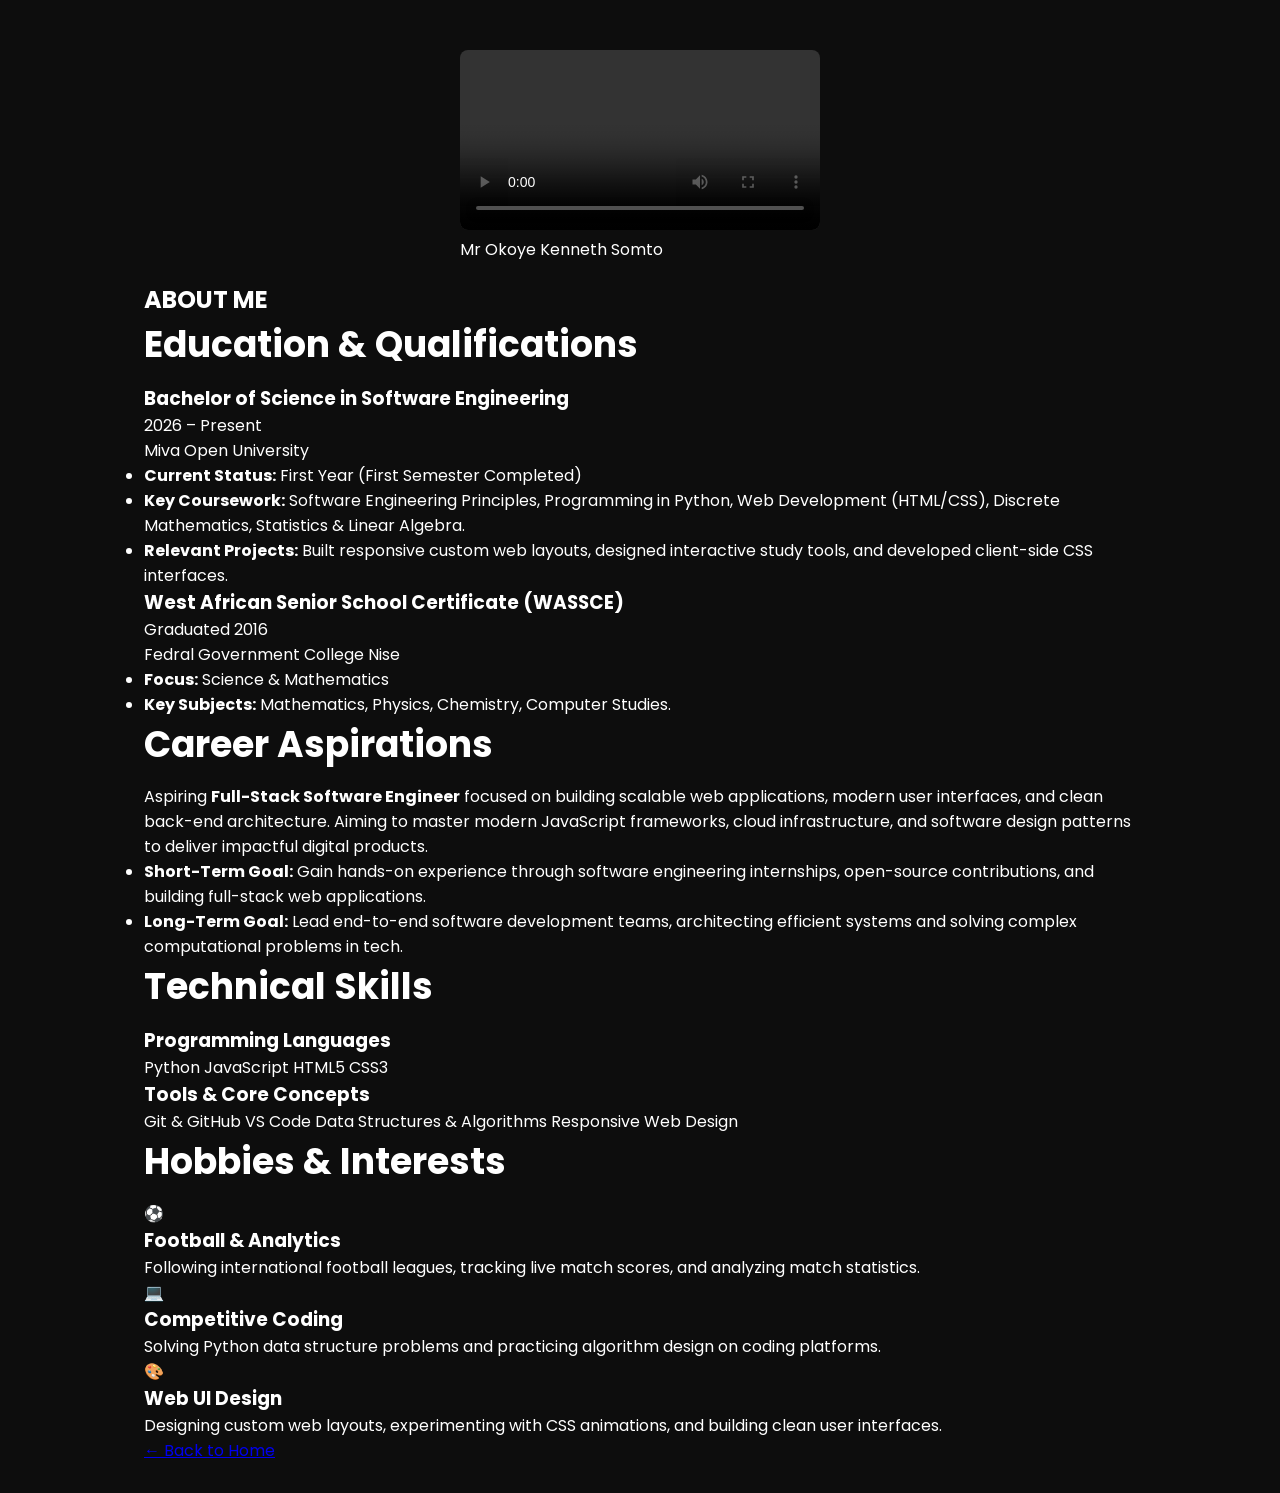
<file: aboutme.html>
<!DOCTYPE html>
<html lang="en">
<head>
    <meta charset="UTF-8">
    <meta name="viewport" content="width=device-width, initial-scale=1.0">
    <title>About Me</title>
    <link rel="stylesheet" href="style.css">

</head>
<body class="about-bodyy">
    <div id="about1">
        <div class="container">
            <div class="row">
                <div class="video-container">
                    <video controls>
                     <source src="Student_speaking_in_office_a71c1c5a.mp4" type="video/mp4">
                    </video>
                    <p>Mr Okoye Kenneth Somto</p>
                </div>
                <div class="about-col-2">
                    <h2 class="sub-title1">ABOUT ME</h2>
                    <section class="education-section">
                 <h2 class="section-title">Education &amp; Qualifications</h2>

    <div class="education-card">
      <div class="card-header">
        <h3 class="degree-title">Bachelor of Science in Software Engineering</h3>
        <span class="education-date">2026 – Present</span>
      </div>
      <p class="institution-name">Miva Open University</p>
      
      <ul class="education-details">
        <li><strong>Current Status:</strong> First Year (First Semester Completed)</li>
        <li><strong>Key Coursework:</strong> Software Engineering Principles, Programming in Python, Web Development (HTML/CSS), Discrete Mathematics, Statistics &amp; Linear Algebra.</li>
        <li><strong>Relevant Projects:</strong> Built responsive custom web layouts, designed interactive study tools, and developed client-side CSS interfaces.</li>
      </ul>
    </div>

    <!-- High School Card -->
    <div class="education-card">
      <div class="card-header">
        <h3 class="degree-title">West African Senior School Certificate (WASSCE)</h3>
        <span class="education-date">Graduated 2016</span>
      </div>
      <p class="institution-name">Fedral Government College Nise</p>
      
      <ul class="education-details">
        <li><strong>Focus:</strong> Science &amp; Mathematics</li>
        <li><strong>Key Subjects:</strong> Mathematics, Physics, Chemistry, Computer Studies.</li>
      </ul>
    </div>
  </section>

  <!-- Career Aspirations Section -->
  <section class="career-section">
    <h2 class="section-title">Career Aspirations</h2>

    <div class="career-card">
      <p class="career-summary">
        Aspiring <strong>Full-Stack Software Engineer</strong> focused on building scalable web applications, modern user interfaces, and clean back-end architecture. Aiming to master modern JavaScript frameworks, cloud infrastructure, and software design patterns to deliver impactful digital products.
      </p>

      <ul class="career-goals">
        <li><strong>Short-Term Goal:</strong> Gain hands-on experience through software engineering internships, open-source contributions, and building full-stack web applications.</li>
        <li><strong>Long-Term Goal:</strong> Lead end-to-end software development teams, architecting efficient systems and solving complex computational problems in tech.</li>
      </ul>
    </div>

    <h2 class="section-title">Technical Skills</h2>

    <div class="skills-card">
      <div class="skills-group">
        <h3 class="skills-category">Programming Languages</h3>
        <div class="skills-tags">
          <span class="skill-tag">Python</span>
          <span class="skill-tag">JavaScript</span>
          <span class="skill-tag">HTML5</span>
          <span class="skill-tag">CSS3</span>
        </div>
      </div>

      <div class="skills-group">
        <h3 class="skills-category">Tools &amp; Core Concepts</h3>
        <div class="skills-tags">
          <span class="skill-tag">Git &amp; GitHub</span>
          <span class="skill-tag">VS Code</span>
          <span class="skill-tag">Data Structures &amp; Algorithms</span>
          <span class="skill-tag">Responsive Web Design</span>
        </div>
      </div>
    </div>
    <!-- Hobbies & Interests Section -->
  <section class="hobbies-section">
    <h2 class="section-title">Hobbies &amp; Interests</h2>

    <div class="hobbies-card">
      <div class="hobbies-grid">
        
        <div class="hobby-item">
          <span class="hobby-icon">⚽</span>
          <div class="hobby-info">
            <h3 class="hobby-title">Football &amp; Analytics</h3>
            <p class="hobby-desc">Following international football leagues, tracking live match scores, and analyzing match statistics.</p>
          </div>
        </div>

        <div class="hobby-item">
          <span class="hobby-icon">💻</span>
          <div class="hobby-info">
            <h3 class="hobby-title">Competitive Coding</h3>
            <p class="hobby-desc">Solving Python data structure problems and practicing algorithm design on coding platforms.</p>
          </div>
        </div>

        <div class="hobby-item">
          <span class="hobby-icon">🎨</span>
          <div class="hobby-info">
            <h3 class="hobby-title">Web UI Design</h3>
            <p class="hobby-desc">Designing custom web layouts, experimenting with CSS animations, and building clean user interfaces.</p>
          </div>
        </div>

      </div>
    </div>
  </section>
  <div class="back-home-container">
  <a href="index.html" class="btn-back-home">
    <span class="btn-arrow">←</span> Back to Home
  </a>
</div>

  </section>

                </div>
            </div>
        </div>
    </div>
    
    
</body>
</html>
</file>
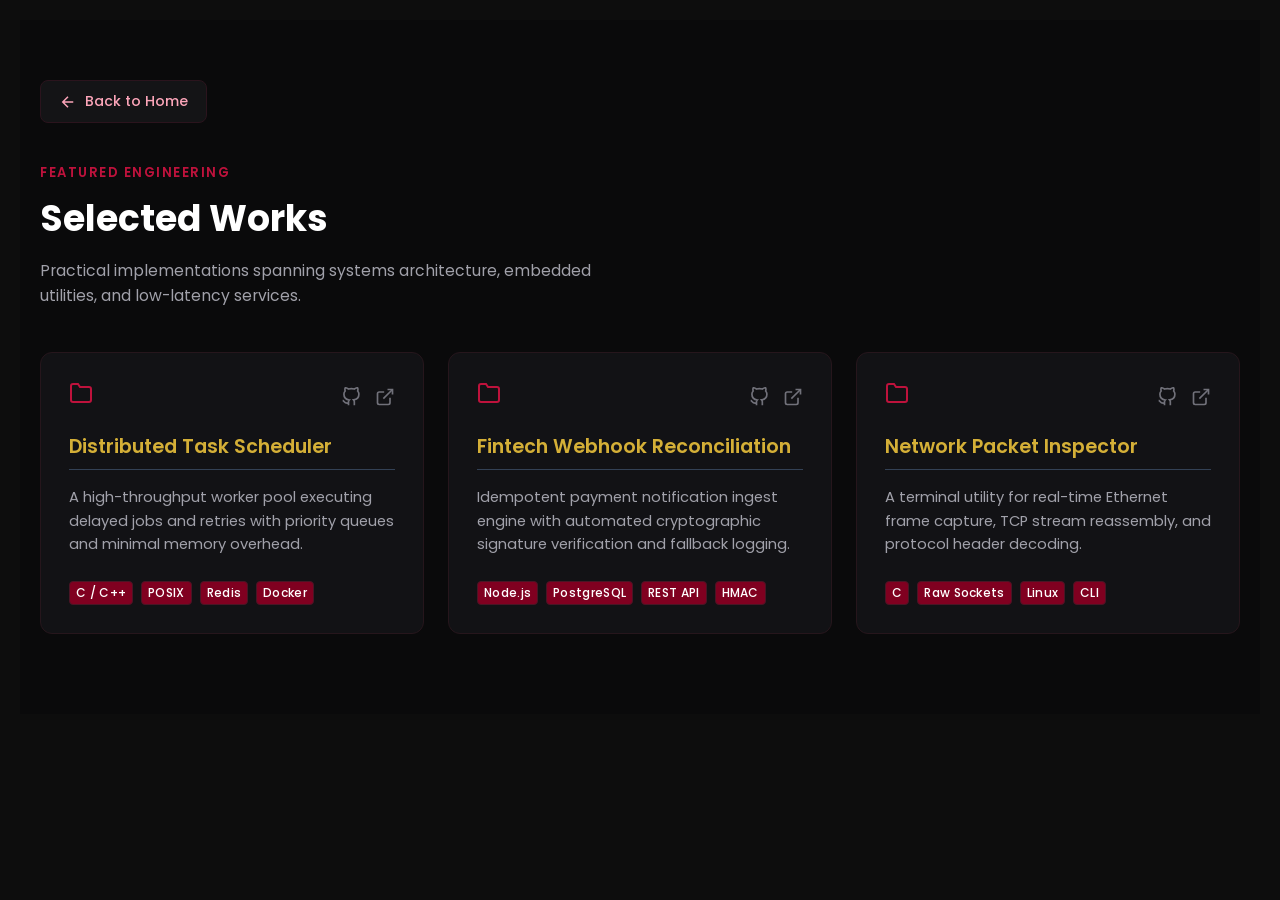
<file: project.html>
<!DOCTYPE html>
<html lang="en">
<head>
    <meta charset="UTF-8">
    <meta name="viewport" content="width=device-width, initial-scale=1.0">
    <title>My Project</title>

    <link rel="stylesheet" href="style.css">
</head>
<body>
    <!-- Projects Section -->
<section id="projects" class="projects-section">
  <div class="projects-container">
    
    <!-- Top Navigation / Home Button -->
    <div class="nav-bar">
      <a href="index.html" class="home-btn">
        <svg width="18" height="18" viewBox="0 0 24 24" fill="none" stroke="currentColor" stroke-width="2">
          <path d="M19 12H5M12 19l-7-7 7-7"/>
        </svg>
        <span>Back to Home</span>
      </a>
    </div>

    <!-- Section Header -->
    <div class="section-header">
      <span class="sub-badge">Featured Engineering</span>
      <h2 class="section-title">Selected Works</h2>
      <p class="section-desc">Practical implementations spanning systems architecture, embedded utilities, and low-latency services.</p>
    </div>

    <!-- Project Grid -->
    <div class="project-grid">
      <!-- Project 1 -->
      <article class="project-card">
        <div class="card-top">
          <div class="folder-icon">
            <svg width="24" height="24" viewBox="0 0 24 24" fill="none" stroke="currentColor" stroke-width="2">
              <path d="M22 19a2 2 0 0 1-2 2H4a2 2 0 0 1-2-2V5a2 2 0 0 1 2-2h5l2 3h9a2 2 0 0 1 2 2z"></path>
            </svg>
          </div>
          <div class="card-links">
            <a href="https://github.com" target="_blank" rel="noopener noreferrer" title="View Source">
              <svg width="20" height="20" viewBox="0 0 24 24" fill="none" stroke="currentColor" stroke-width="2">
                <path d="M9 19c-5 1.5-5-2.5-7-3m14 6v-3.87a3.37 3.37 0 0 0-.94-2.61c3.14-.35 6.44-1.54 6.44-7A5.44 5.44 0 0 0 20 4.77 5.07 5.07 0 0 0 19.91 1S18.73.65 16 2.48a13.38 13.38 0 0 0-7 0C6.27.65 5.09 1 5.09 1A5.07 5.07 0 0 0 5 4.77a5.44 5.44 0 0 0-1.5 3.78c0 5.42 3.3 6.61 6.44 7A3.37 3.37 0 0 0 9 18.13V22"></path>
              </svg>
            </a>
            <a href="#" target="_blank" rel="noopener noreferrer" title="Live Preview">
              <svg width="20" height="20" viewBox="0 0 24 24" fill="none" stroke="currentColor" stroke-width="2">
                <path d="M18 13v6a2 2 0 0 1-2 2H5a2 2 0 0 1-2-2V8a2 2 0 0 1 2-2h6"></path>
                <polyline points="15 3 21 3 21 9"></polyline>
                <line x1="10" y1="14" x2="21" y2="3"></line>
              </svg>
            </a>
          </div>
        </div>
        <h3 class="card-title">Distributed Task Scheduler</h3>
        <p class="card-body">
          A high-throughput worker pool executing delayed jobs and retries with priority queues and minimal memory overhead.
        </p>
        <div class="tech-tags">
          <span class="tag">C / C++</span>
          <span class="tag">POSIX</span>
          <span class="tag">Redis</span>
          <span class="tag">Docker</span>
        </div>
      </article>

      <!-- Project 2 -->
      <article class="project-card">
        <div class="card-top">
          <div class="folder-icon">
            <svg width="24" height="24" viewBox="0 0 24 24" fill="none" stroke="currentColor" stroke-width="2">
              <path d="M22 19a2 2 0 0 1-2 2H4a2 2 0 0 1-2-2V5a2 2 0 0 1 2-2h5l2 3h9a2 2 0 0 1 2 2z"></path>
            </svg>
          </div>
          <div class="card-links">
            <a href="https://github.com" target="_blank" rel="noopener noreferrer" title="View Source">
              <svg width="20" height="20" viewBox="0 0 24 24" fill="none" stroke="currentColor" stroke-width="2">
                <path d="M9 19c-5 1.5-5-2.5-7-3m14 6v-3.87a3.37 3.37 0 0 0-.94-2.61c3.14-.35 6.44-1.54 6.44-7A5.44 5.44 0 0 0 20 4.77 5.07 5.07 0 0 0 19.91 1S18.73.65 16 2.48a13.38 13.38 0 0 0-7 0C6.27.65 5.09 1 5.09 1A5.07 5.07 0 0 0 5 4.77a5.44 5.44 0 0 0-1.5 3.78c0 5.42 3.3 6.61 6.44 7A3.37 3.37 0 0 0 9 18.13V22"></path>
              </svg>
            </a>
            <a href="#" target="_blank" rel="noopener noreferrer" title="Live Preview">
              <svg width="20" height="20" viewBox="0 0 24 24" fill="none" stroke="currentColor" stroke-width="2">
                <path d="M18 13v6a2 2 0 0 1-2 2H5a2 2 0 0 1-2-2V8a2 2 0 0 1 2-2h6"></path>
                <polyline points="15 3 21 3 21 9"></polyline>
                <line x1="10" y1="14" x2="21" y2="3"></line>
              </svg>
            </a>
          </div>
        </div>
        <h3 class="card-title">Fintech Webhook Reconciliation</h3>
        <p class="card-body">
          Idempotent payment notification ingest engine with automated cryptographic signature verification and fallback logging.
        </p>
        <div class="tech-tags">
          <span class="tag">Node.js</span>
          <span class="tag">PostgreSQL</span>
          <span class="tag">REST API</span>
          <span class="tag">HMAC</span>
        </div>
      </article>

      <!-- Project 3 -->
      <article class="project-card">
        <div class="card-top">
          <div class="folder-icon">
            <svg width="24" height="24" viewBox="0 0 24 24" fill="none" stroke="currentColor" stroke-width="2">
              <path d="M22 19a2 2 0 0 1-2 2H4a2 2 0 0 1-2-2V5a2 2 0 0 1 2-2h5l2 3h9a2 2 0 0 1 2 2z"></path>
            </svg>
          </div>
          <div class="card-links">
            <a href="https://github.com" target="_blank" rel="noopener noreferrer" title="View Source">
              <svg width="20" height="20" viewBox="0 0 24 24" fill="none" stroke="currentColor" stroke-width="2">
                <path d="M9 19c-5 1.5-5-2.5-7-3m14 6v-3.87a3.37 3.37 0 0 0-.94-2.61c3.14-.35 6.44-1.54 6.44-7A5.44 5.44 0 0 0 20 4.77 5.07 5.07 0 0 0 19.91 1S18.73.65 16 2.48a13.38 13.38 0 0 0-7 0C6.27.65 5.09 1 5.09 1A5.07 5.07 0 0 0 5 4.77a5.44 5.44 0 0 0-1.5 3.78c0 5.42 3.3 6.61 6.44 7A3.37 3.37 0 0 0 9 18.13V22"></path>
              </svg>
            </a>
            <a href="#" target="_blank" rel="noopener noreferrer" title="Live Preview">
              <svg width="20" height="20" viewBox="0 0 24 24" fill="none" stroke="currentColor" stroke-width="2">
                <path d="M18 13v6a2 2 0 0 1-2 2H5a2 2 0 0 1-2-2V8a2 2 0 0 1 2-2h6"></path>
                <polyline points="15 3 21 3 21 9"></polyline>
                <line x1="10" y1="14" x2="21" y2="3"></line>
              </svg>
            </a>
          </div>
        </div>
        <h3 class="card-title">Network Packet Inspector</h3>
        <p class="card-body">
          A terminal utility for real-time Ethernet frame capture, TCP stream reassembly, and protocol header decoding.
        </p>
        <div class="tech-tags">
          <span class="tag">C</span>
          <span class="tag">Raw Sockets</span>
          <span class="tag">Linux</span>
          <span class="tag">CLI</span>
        </div>
      </article>
    </div>
  </div>
</section>
    
</body>
</html>
</file>
<file: style.css>
@import url('https://fonts.googleapis.com/css2?family=Poppins:wght@300;400;500;600;700;800;900&display=swap');

* {
    margin: 0;
    padding: 0;
    box-sizing: border-box;
    font-family: 'Poppins', sans-serif;
}
.contact-body {
    display: flex;
    justify-content: center;
    align-items: center;
    min-height: 100vh;
    background: #1f242d;
    margin: 0; 
    padding: 20px; /* Adds breathing room on small screens */
}

.contacts {
    width: 100%;
    display: flex;
    flex-direction: column;
    align-items: center;
}

.contacts h2 {
    font-size: 40px;
    color: white;
    text-align: center;
    margin-bottom: 10px;
}

.contacts form {
    width: 100%;
    max-width: 600px; /* Adapts to screen size but won't exceed 600px */
    text-align: center;
}

form .input-box {
    display: flex;
    justify-content: space-between;
    gap: 15px; /* Cleaner way to space flex items */
}

.input-box .input-field {
    width: 100%; /* Lets flexbox and gap handle the width */
}

.field .item {
    width: 100%;
    padding: 10px;
    background: transparent;
    border: 2px solid #800020;
    outline: none;
    border-radius: 6px;
    font-size: 16px;
    color: white;
    margin: 12px 0;
}

.field .item::placeholder {
    color: rgba(255, 255, 255, 0.3);
}

.field .error-txt {
    font-size: 14.5px;
    color: #d93025;
    text-align: left;
    margin: -5px 0 10px;
    display: none;
}

form .textarea-field .item {
    resize: none;
}

form .textarea-field .error-txt {
    margin-top: 10px;
}

.button-group {
    display: flex;
    justify-content: space-between;
    align-items: center;
    margin-top: 20px;
    gap: 15px;
}

form button, form a {
    padding: 12px 32px;
    background: #800020;
    border: none;
    outline: none;
    border-radius: 6px;
    box-shadow: 0 0 10px #800020;
    font-size: 16px;
    color: #333;
    letter-spacing: 1px;
    font-weight: 600;
    cursor: pointer;
    transition: 0.5s;
    text-decoration: none; 
}

form button:hover, form a:hover {
    box-shadow: none;
}

/* --- MOBILE RESPONSIVENESS --- */
@media (max-width: 600px) {
    form .input-box {
        flex-direction: column; /* Stacks the Name/Email and Phone/Subject fields vertically */
        gap: 0; /* Removes gap since fields have bottom margins */
    }
    
    .button-group {
        flex-direction: column; /* Stacks the buttons vertically */
    }

    form button, form a {
        width: 100%; 
        text-align: center;
    }
    
    .contacts h2 {
        font-size: 32px; 
    }
}
/*--------------html----------*/

.index-body {
    background: #080808;
    color: #fff;
}

#header{
    width: 100%;
    height: 100vh;
    background-image: url(okoye\ background\(1\).png);
    background-size: cover;
    background-position: center;
}
.container{
    padding: 10px 10%;
}

nav{
    display: flex;
    align-items: center;
    justify-content: space-between;
    flex-wrap: wrap;
}

.logo{
    width: 140px;
}

nav ul li{
    display: inline-block;
    list-style: none;
    margin: 10px 20px;
}

nav ul li a{
    color: white;
    text-decoration: none;
    font-size: 18px;
    position: relative;
}

nav ul li a::after{
    content: '';
    width: 0%;
    height: 3px;
    background: brown;
    position: absolute;
    left: 0;
    bottom: -6px;
    transition: 0.5s;
}
nav ul li a:hover::after{
    width: 100%;
}
.header-text{
    margin-top: 10%;
    font-size: 20px;
    font-style: oblique;
}
.header-text h3{
    font-size: 20px;
    margin-top: 20px;
}
.header-text p {
    font-size: 16px;
    line-height: 1.6;
}
.header-text span{
    color: #800020;
}
/* --------------services----------- */
#services{
    padding: 60px 0;
}
.sub-title{
    font-size: 32px;
    font-weight: 600;
    color: #fff;
    margin-bottom: 30px;
}
.services-list{
    display: grid;
    grid-template-columns: repeat(auto-fit, minmax(250px, 1fr));
    grid-gap: 40px;
    margin-top: 50px;
}
.services-list div{
    background: gray;
    padding: 40px;
    font-size: 12px;
    font-weight: 300;
    border-radius: 10px;
    transition: backgroound 0.5s, transform 0.5s;
}
.services-list div i{
    font-size: 100px;
    margin-bottom: 30px;
}
.services-list div h3{
    font-size: 30px;
    font-weight: 500;
    margin-bottom: 15px;
}
.services-list div a{
    text-decoration: none;
    color: white;
    font-size: 12px;
    margin-top: 20px;
    display: inline-block;
}
.services-list div:hover{
    background: #800020;
    transform: translateY(-10px);
}
#portfolio{
    padding: 30px 0;
}
.work-list{
    display: grid;
    grid-template-columns: repeat(auto-fit, minmax(250px, 1fr));
    grid-gap: 40px;
    margin-top: 50px;
}
.layer a{
    margin-top: 20px;
    font-size: 18px;
    line-height: 60px;
    width: 60px;
    height: 60px;
    border-radius: 50px;
    text-align: center;
    background: white;
    text-decoration: none;
}
.work:hover img{
    transform: scale(1.1);
}
.work img{
    width: 100px;
    border-radius: 10px;
    display: block;
    transition: transform(0.5s);
}
.layer h3{
    font-weight: 500;
    margin-bottom: 20px;
}

/* This controls the maximum size on desktop */
.video-container {
  max-width: 400px; 
  margin: 0 auto;   
  padding: 20px;    
}

.video-container video {
  width: 100%;      
  height: auto;    
  border-radius: 8px; 
}

/* ------------small screen--------- */
@media (max-width: 1080px){
    #header{
        background-image: url(phone\ background.webp);
        background-size: 80%;
        background-position: 100px;
        background-repeat: no-repeat
    }
    .header-text{
        margin-top: 20%;
        font-size: 11px;
    }
    .header-text h3{
        font-size: 20px;
    }
    .copyright{
        font-size: 9px;
    }
    
}

.projects-section {
  font-family: 'Poppins', sans-serif;
  background-color: #0a0a0b; /* Obsidian black background */
  color: #e5e5e7;
  padding: 60px 20px 80px 20px;
}

.projects-container {
  max-width: 1200px;
  margin: 0 auto;
}

/* Home Navigation Button */
.nav-bar {
  margin-bottom: 36px;
}

.home-btn {
  display: inline-flex;
  align-items: center;
  gap: 8px;
  background-color: #141416;
  border: 1px solid #2b141d; /* Deep burgundy border */
  color: #fca5b9;
  text-decoration: none;
  font-size: 0.88rem;
  font-weight: 500;
  padding: 10px 18px;
  border-radius: 8px;
  transition: all 0.25s ease;
}

.home-btn svg {
  transition: transform 0.2s ease;
}

.home-btn:hover {
  background-color: #67102a; /* Rich burgundy fill on hover */
  border-color: #881337;
  color: #ffffff;
}

.home-btn:hover svg {
  transform: translateX(-3px);
}

/* Header Section */
.section-header {
  margin-bottom: 44px;
}

.sub-badge {
  font-size: 0.82rem;
  font-weight: 600;
  color: #be123c; /* Sharp burgundy badge */
  text-transform: uppercase;
  letter-spacing: 1.5px;
  display: inline-block;
  margin-bottom: 8px;
}

.section-title {
  font-size: 2.25rem;
  font-weight: 700;
  color: #ffffff;
  margin: 0 0 12px 0;
}

.section-desc {
  font-size: 0.98rem;
  color: #a1a1aa;
  max-width: 580px;
  margin: 0;
  line-height: 1.6;
}

/* Project Cards Grid */
.project-grid {
  display: grid;
  grid-template-columns: repeat(auto-fit, minmax(320px, 1fr));
  gap: 24px;
}

.project-card {
  background-color: #121215;
  border: 1px solid #26161c; /* Soft burgundy border accent */
  border-radius: 12px;
  padding: 28px;
  display: flex;
  flex-direction: column;
  transition: transform 0.25s ease, border-color 0.25s ease, box-shadow 0.25s ease;
}

.project-card:hover {
  transform: translateY(-6px);
  border-color: #881337;
  box-shadow: 0 12px 30px rgba(136, 19, 55, 0.25);
}

.card-top {
  display: flex;
  justify-content: space-between;
  align-items: center;
  margin-bottom: 20px;
}

.folder-icon {
  color: #be123c; /* Burgundy icon accent */
}

.card-links {
  display: flex;
  gap: 14px;
}

.card-links a {
  color: #71717a;
  transition: color 0.2s ease, transform 0.2s ease;
  display: inline-flex;
}

.card-links a:hover {
  color: #ffffff;
  transform: translateY(-2px);
}

.card-title {
  font-size: 1.25rem;
  font-weight: 600;
  color: #ffffff;
  margin: 0 0 12px 0;
}

.card-body {
  font-size: 0.92rem;
  color: #a1a1aa;
  line-height: 1.6;
  margin: 0 0 24px 0;
  flex-grow: 1;
}

.tech-tags {
  display: flex;
  flex-wrap: wrap;
  gap: 8px;
}

.tag {
  background-color: #210d14; /* Deep wine chip background */
  border: 1px solid #4a1525;
  color: #fca5b9;
  font-size: 0.78rem;
  font-weight: 500;
  padding: 4px 10px;
  border-radius: 6px;
  letter-spacing: 0.3px;
}

/* ==========================================
   CSS VARIABLES & GLOBAL RESETS
   ========================================== */
:root {
    --bg-primary: #0f172a;
    --bg-card: #1e293b;
    --bg-hover: #334155;
    --burgundy: #800020;
    --burgundy-light: #9b0028;
    --gold: #d4af37;
    --gold-hover: #f1c40f;
    --text-main: #f8fafc;
    --text-muted: #94a3b8;
    --border: #334155;
    --accent-green: #10b981;
    --accent-red: #ef4444;
}


body {
    background-color: var(--bg-primary);
    color: var(--text-main);
    min-height: 100vh;
    padding: 20px;
}

/* ==========================================
   HEADER SECTION (.HEADER CLASS)
   ========================================== */
.HEADER {
    background: linear-gradient(135deg, var(--burgundy) 0%, #3b000e 100%);
    border-bottom: 3px solid var(--gold);
    border-radius: 12px;
    padding: 24px;
    margin-bottom: 24px;
    display: flex;
    justify-content: space-between;
    align-items: center;
    flex-wrap: wrap;
    gap: 16px;
    box-shadow: 0 4px 20px rgba(0, 0, 0, 0.4);
}

.user-info h1 {
    font-size: 1.8rem;
    color: #ffffff;
    margin-bottom: 4px;
}

.user-info p {
    color: var(--gold);
    font-size: 0.95rem;
    font-weight: 600;
}

.stats-badge {
    background-color: rgba(0, 0, 0, 0.3);
    border: 1px solid var(--gold);
    padding: 10px 18px;
    border-radius: 8px;
    text-align: right;
}

.stats-badge span {
    display: block;
    font-size: 0.8rem;
    color: var(--text-muted);
}

.stats-badge strong {
    font-size: 1.2rem;
    color: var(--gold);
}

/* ==========================================
   LAYOUT STRUCTURE
   ========================================== */
.main-layout {
    display: grid;
    grid-template-columns: 2fr 1fr;
    gap: 24px;
}

@media (max-width: 900px) {
    .main-layout {
        grid-template-columns: 1fr;
    }
}

.card {
    background-color: var(--bg-card);
    border: 1px solid var(--border);
    border-radius: 12px;
    padding: 20px;
    margin-bottom: 24px;
    box-shadow: 0 4px 12px rgba(0, 0, 0, 0.2);
}

.card-title {
    font-size: 1.2rem;
    color: var(--gold);
    margin-bottom: 16px;
    display: flex;
    align-items: center;
    justify-content: space-between;
    border-bottom: 1px solid var(--border);
    padding-bottom: 8px;
}

/* ==========================================
   FORMS & INPUT ELEMENTS
   ========================================== */
.task-form {
    display: grid;
    grid-template-columns: 2fr 1fr 1fr 1fr;
    gap: 12px;
    margin-bottom: 20px;
}

@media (max-width: 650px) {
    .task-form {
        grid-template-columns: 1fr;
    }
}

input, select, button {
    padding: 10px 14px;
    border-radius: 6px;
    border: 1px solid var(--border);
    background-color: var(--bg-primary);
    color: var(--text-main);
    outline: none;
    font-size: 0.9rem;
}

input:focus, select:focus {
    border-color: var(--gold);
}

button {
    background-color: var(--burgundy);
    color: white;
    font-weight: 600;
    cursor: pointer;
    border: 1px solid var(--gold);
    transition: all 0.2s ease;
}

button:hover {
    background-color: var(--burgundy-light);
    border-color: var(--gold-hover);
}

/* ==========================================
   FILTER CONTROLS
   ========================================== */
.filter-bar {
    display: flex;
    gap: 10px;
    margin-bottom: 16px;
    flex-wrap: wrap;
}

.filter-btn {
    background-color: var(--bg-hover);
    border: 1px solid var(--border);
    color: var(--text-muted);
    padding: 6px 12px;
    font-size: 0.85rem;
}

.filter-btn.active {
    background-color: var(--gold);
    color: #000;
    font-weight: bold;
    border-color: var(--gold);
}

/* ==========================================
   TASK LIST STYLING
   ========================================== */
.task-list {
    list-style: none;
    display: flex;
    flex-direction: column;
    gap: 10px;
}

.task-item {
    background-color: var(--bg-primary);
    border-left: 4px solid var(--gold);
    border-radius: 6px;
    padding: 12px 16px;
    display: flex;
    justify-content: space-between;
    align-items: center;
    transition: transform 0.1s ease;
}

.task-item:hover {
    transform: translateX(2px);
}

.task-item.completed {
    border-left-color: var(--accent-green);
    opacity: 0.6;
}

.task-item.completed .task-title {
    text-decoration: line-through;
}

.task-details {
    display: flex;
    flex-direction: column;
    gap: 4px;
}

.task-title {
    font-weight: 600;
    font-size: 0.95rem;
}

.task-meta {
    font-size: 0.8rem;
    color: var(--text-muted);
    display: flex;
    gap: 12px;
}

.tag {
    background-color: var(--burgundy);
    color: white;
    padding: 2px 6px;
    border-radius: 4px;
    font-size: 0.75rem;
}

.priority-High { color: #f87171; }
.priority-Medium { color: #fbbf24; }
.priority-Low { color: #34d399; }

.task-actions {
    display: flex;
    gap: 8px;
}

.action-btn {
    padding: 4px 8px;
    font-size: 0.75rem;
    background: transparent;
    border: 1px solid var(--border);
}

.action-btn.complete {
    color: var(--accent-green);
    border-color: var(--accent-green);
}

.action-btn.delete {
    color: var(--accent-red);
    border-color: var(--accent-red);
}

/* ==========================================
   TIMETABLE GRID
   ========================================== */
.timetable-grid {
    display: grid;
    grid-template-columns: repeat(auto-fit, minmax(130px, 1fr));
    gap: 10px;
}

.time-slot {
    background-color: var(--bg-primary);
    border: 1px solid var(--border);
    border-radius: 6px;
    padding: 10px;
    text-align: center;
}

.time-slot .day {
    font-size: 0.75rem;
    color: var(--gold);
    text-transform: uppercase;
    font-weight: bold;
}

.time-slot .code {
    font-weight: bold;
    margin: 4px 0;
    font-size: 0.9rem;
}

.time-slot .time {
    font-size: 0.75rem;
    color: var(--text-muted);
}

/* ==========================================
   FOCUS TIMER
   ========================================== */
.timer-display {
    font-size: 2.5rem;
    font-weight: bold;
    text-align: center;
    color: var(--gold);
    margin: 16px 0;
    letter-spacing: 2px;
}

.timer-controls {
    display: flex;
    justify-content: center;
    gap: 10px;
}

/* ==========================================
   ENROLLED COURSES LIST
   ========================================== */
.course-list {
    display: flex;
    flex-direction: column;
    gap: 8px;
    max-height: 250px;
    overflow-y: auto;
    padding-right: 4px;
}

.course-item {
    background-color: var(--bg-primary);
    padding: 8px 12px;
    border-radius: 6px;
    display: flex;
    justify-content: space-between;
    font-size: 0.85rem;
}




/*--------------------------------- */


:root {
    --burgundy27: #800020;
    --burgundy-dark27: #580016;
    --burgundy-light27: #a0002b;
    --black27: #0d0d0d;
    --dark27: #151515;
    --card27: #1c1c1c;
    --white27: #ffffff;
    --gray27: #b7b7b7;
    --border27: #303030;
    --radius27: 16px;
}

html {
    scroll-behavior: smooth;
}

body {
    font-family: "Inter", sans-serif;
    background: var(--black27);
    color: var(--white27);
    min-height: 100vh;
}

.container27 {
    width: min(1100px, 92%);
    margin: auto;
    padding: 45px 0;
}

.header27 {
    display: flex;
    justify-content: space-between;
    align-items: center;
    gap: 25px;
    margin-bottom: 35px;
}

.header-content27 {
    flex: 1;
}

.small-title27 {
    color: #d9a0ae;
    font-size: 12px;
    font-weight: 700;
    letter-spacing: 2px;
    margin-bottom: 10px;
}

.main-title27 {
    font-size: clamp(30px, 5vw, 48px);
    margin-bottom: 10px;
}

.subtitle27 {
    color: var(--gray27);
    line-height: 1.6;
    max-width: 650px;
}

.home-button27 {
    display: flex;
    align-items: center;
    gap: 8px;
    background: var(--burgundy27);
    color: var(--white27);
    padding: 12px 18px;
    border-radius: 10px;
    text-decoration: none;
    font-weight: 600;
    transition: 0.25s ease;
}

.home-button27:hover {
    background: var(--burgundy-light27);
    transform: translateY(-2px);
}

.profile-card27 {
    background: linear-gradient(
        135deg,
        var(--burgundy-dark27),
        #171717
    );
    border: 1px solid #762038;
    border-radius: var(--radius27);
    padding: 25px;
    display: flex;
    align-items: center;
    gap: 20px;
    margin-bottom: 25px;
}

.profile-icon27 {
    width: 65px;
    height: 65px;
    min-width: 65px;
    border-radius: 50%;
    background: var(--burgundy27);
    display: grid;
    place-items: center;
}

.profile-icon27 svg {
    width: 30px;
}

.profile-info27 {
    flex: 1;
}

.profile-name27 {
    margin-bottom: 6px;
}

.profile-school27 {
    color: #d5d5d5;
    margin-bottom: 5px;
}

.profile-department27 {
    color: #e5a9b8;
    font-size: 14px;
}

.stats27 {
    display: grid;
    grid-template-columns: repeat(3, 1fr);
    gap: 18px;
    margin-bottom: 25px;
}

.stat-card27 {
    background: var(--card27);
    border: 1px solid var(--border27);
    border-radius: var(--radius27);
    padding: 22px;
    display: flex;
    align-items: center;
    gap: 15px;
}

.stat-card27 > svg {
    color: #d27a93;
    width: 30px;
    height: 30px;
}

.stat-info27 {
    flex: 1;
}

.stat-info27 h3 {
    font-size: 25px;
}

.stat-label27 {
    color: var(--gray27);
    font-size: 13px;
    margin-top: 3px;
}

.grid27 {
    display: grid;
    grid-template-columns: 1fr 1fr;
    gap: 22px;
}

.card27 {
    background: var(--card27);
    border: 1px solid var(--border27);
    border-radius: var(--radius27);
    padding: 25px;
}

.card-heading27 {
    display: flex;
    justify-content: space-between;
    align-items: flex-start;
    margin-bottom: 22px;
}

.heading-content27 {
    flex: 1;
}

.card-title27 {
    margin-bottom: 5px;
}

.card-description27 {
    color: var(--gray27);
    font-size: 13px;
}

.card-heading27 > svg {
    color: #d27a93;
    width: 22px;
    height: 22px;
}

.task-form27,
.event-form27 {
    display: flex;
    flex-direction: column;
    gap: 10px;
    margin-bottom: 20px;
}

.task-input27,
.task-priority-select27,
.event-name-input27,
.event-date-input27 {
    width: 100%;
    background: #111111;
    color: var(--white27);
    border: 1px solid var(--border27);
    border-radius: 9px;
    padding: 13px 14px;
    font-family: inherit;
    outline: none;
    transition: border 0.2s ease;
}

.task-input27:focus,
.task-priority-select27:focus,
.event-name-input27:focus,
.event-date-input27:focus {
    border-color: var(--burgundy-light27);
}

.task-submit27,
.event-submit27 {
    background: var(--burgundy27);
    color: var(--white27);
    padding: 13px;
    border-radius: 9px;
    display: flex;
    justify-content: center;
    align-items: center;
    gap: 8px;
    font-weight: 600;
    border: none;
    cursor: pointer;
    font-family: inherit;
    transition: 0.2s ease;
}

.task-submit27:hover,
.event-submit27:hover {
    background: var(--burgundy-light27);
}

.filters27 {
    display: flex;
    gap: 7px;
    margin-bottom: 18px;
}

.filter27 {
    background: #111111;
    color: #aaaaaa;
    border: 1px solid var(--border27);
    border-radius: 7px;
    padding: 7px 12px;
    cursor: pointer;
    font-family: inherit;
    transition: 0.2s ease;
}

.filter27.active,
.filter27:hover {
    background: var(--burgundy27);
    color: var(--white27);
}

.task-list27 {
    display: flex;
    flex-direction: column;
    gap: 10px;
}

.task-item {
    background: #121212;
    border: 1px solid var(--border27);
    padding: 14px;
    border-radius: 10px;
    display: flex;
    align-items: center;
    gap: 10px;
    animation: slideIn27 0.25s ease;
}

.task-content {
    flex: 1;
}

.task-name {
    font-size: 14px;
    margin-bottom: 5px;
}

.task-item.completed .task-name {
    text-decoration: line-through;
    color: #777777;
}

.task-priority {
    font-size: 11px;
    color: #d28a9f;
}

.task-check {
    width: 20px;
    height: 20px;
    accent-color: var(--burgundy27);
    cursor: pointer;
}

.delete-btn {
    background: transparent;
    color: #888888;
    padding: 5px;
    border: none;
    cursor: pointer;
}

.delete-btn:hover {
    color: #ff5d75;
}

.event-list27 {
    display: flex;
    flex-direction: column;
    gap: 10px;
}

.event-item {
    background: #121212;
    border: 1px solid var(--border27);
    padding: 15px;
    border-radius: 10px;
    display: flex;
    align-items: center;
    gap: 12px;
}

.event-date {
    background: var(--burgundy27);
    min-width: 48px;
    height: 48px;
    border-radius: 8px;
    display: grid;
    place-items: center;
    text-align: center;
}

.event-date strong {
    font-size: 13px;
}

.event-details {
    flex: 1;
}

.event-details h3 {
    font-size: 14px;
    margin-bottom: 5px;
}

.event-details p {
    color: var(--gray27);
    font-size: 12px;
}

.progress-card27 {
    margin-top: 22px;
}

#progressText27 {
    color: #d27a93;
}

.progress-bar27 {
    width: 100%;
    height: 10px;
    background: #0d0d0d;
    border-radius: 50px;
    overflow: hidden;
}

.progress-fill27 {
    width: 0%;
    height: 100%;
    background: var(--burgundy27);
    border-radius: 50px;
    transition: width 0.4s ease;
}

.empty {
    text-align: center;
    padding: 25px 10px;
    color: #777777;
    font-size: 13px;
}

.footer27 {
    text-align: center;
    color: #666666;
    font-size: 12px;
    margin-top: 30px;
}

@keyframes slideIn27 {
    from {
        opacity: 0;
        transform: translateY(8px);
    }

    to {
        opacity: 1;
        transform: translateY(0);
    }
}

@media (max-width: 800px) {

    .header27 {
        flex-direction: column;
        align-items: flex-start;
    }

    .home-button27 {
        width: 100%;
        justify-content: center;
    }

    .grid27 {
        grid-template-columns: 1fr;
    }

    .stats27 {
        grid-template-columns: 1fr;
    }
}

@media (max-width: 500px) {

    .container27 {
        width: 94%;
        padding: 25px 0;
    }

    .card27,
    .profile-card27 {
        padding: 18px;
    }

    .profile-card27 {
        align-items: flex-start;
    }

    .profile-icon27 {
        width: 50px;
        height: 50px;
        min-width: 50px;
    }

    .filters27 {
        flex-wrap: wrap;
    }

    .main-title27 {
        font-size: 32px;
    }
}
</file>
